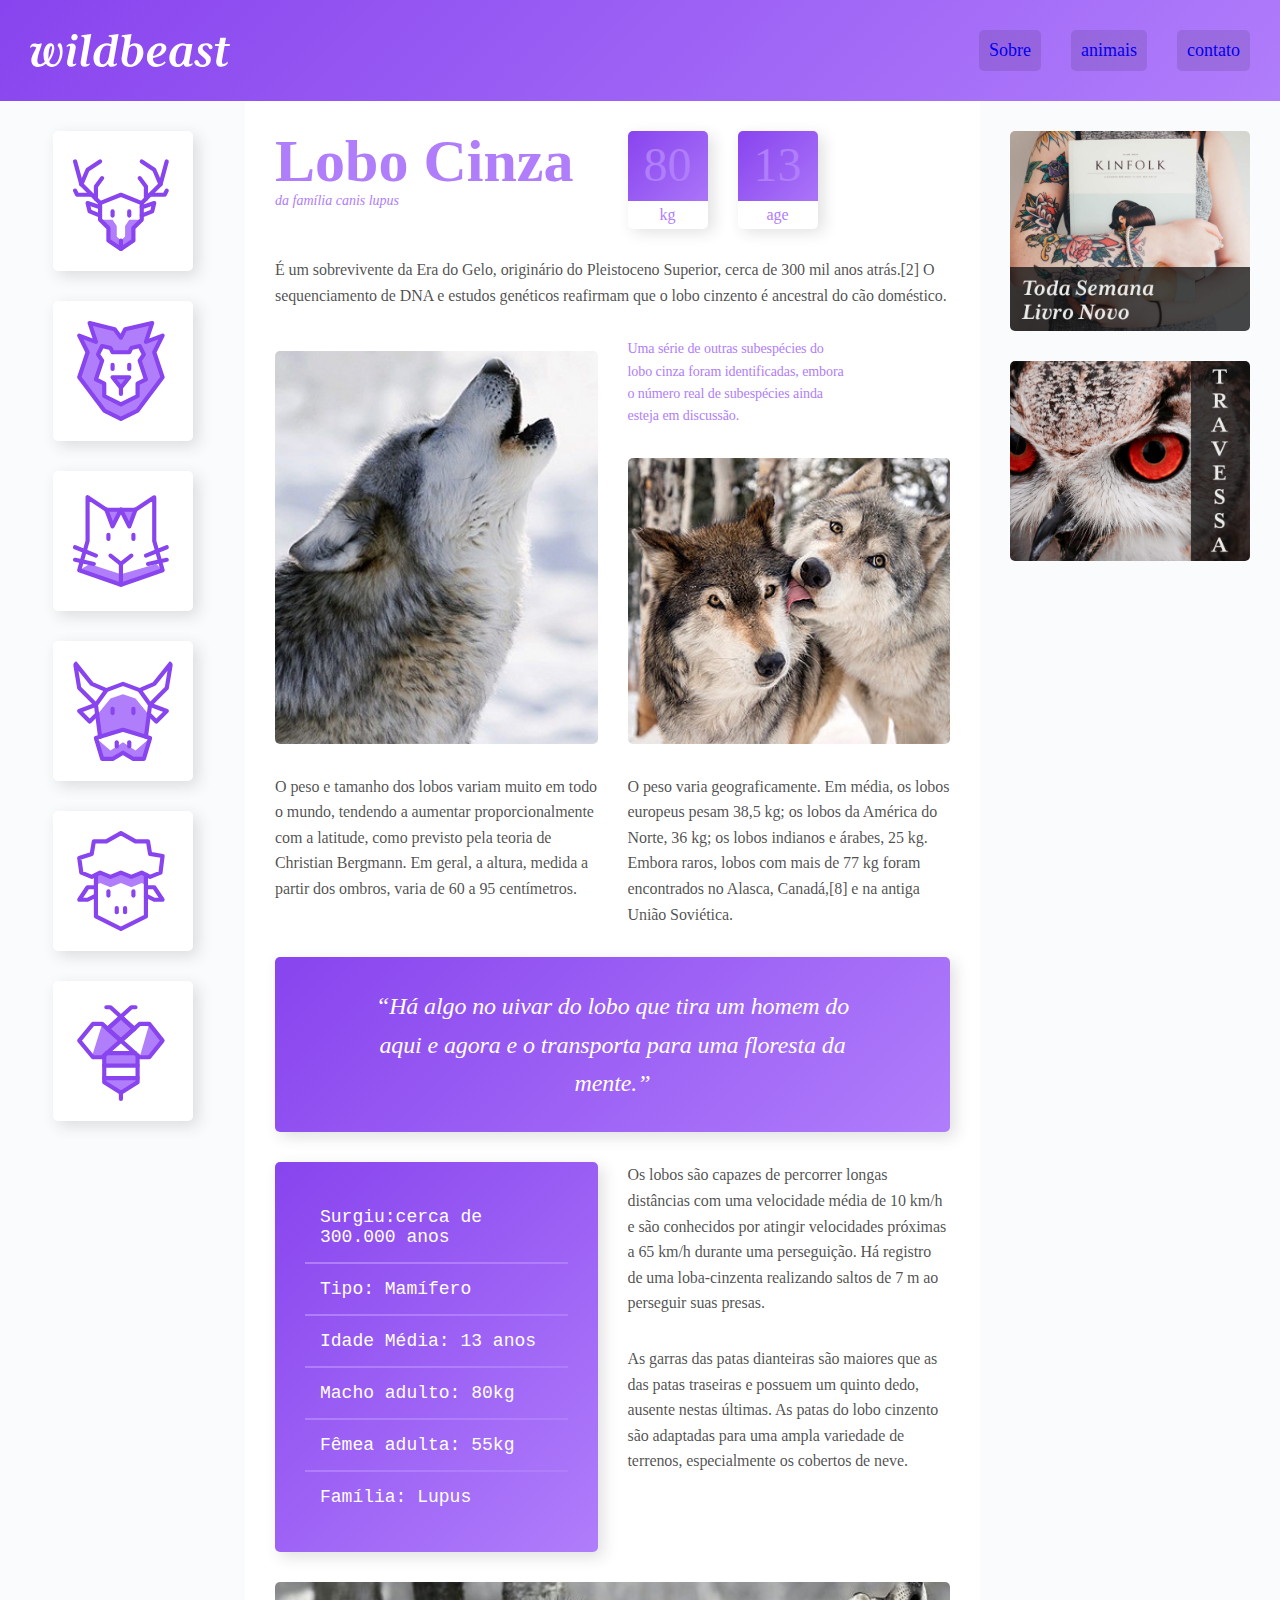
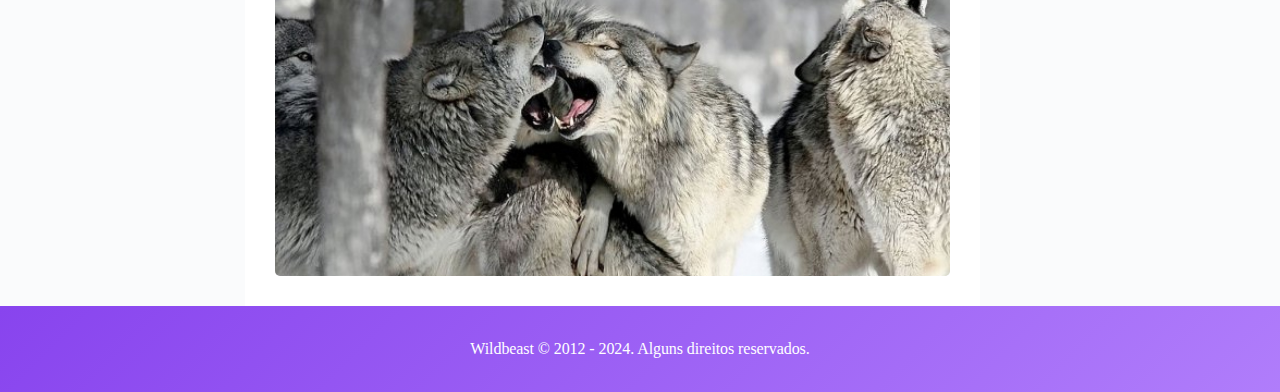
<file: index.html>
<!DOCTYPE html>
<html lang="pt-br">

<head>
  <meta charset="UTF-8">
  <meta name="viewport" content="width=device-width, initial-scale=1, shrink-to-fit=no ">
  <title>Wildbeast</title>
  <link rel="preconnect" href="https://fonts.googleapis.com">
  <link rel="preconnect" href="https://fonts.gstatic.com" crossorigin>
  <link href="https://fonts.googleapis.com/css2?family=Vollkorn:ital,wght@0,400..900;1,400..900&display=swap" rel="stylesheet">
  <link rel="stylesheet" href="./css/style.css">
</head>

<body>
  <div class="estrutura">
    <header class="header">
      <a href="#" class="logo"><img src="./img/wildbeast.svg" alt="wildbeast"></a>
      <nav>
        <ul>
          <li><a href="#">Sobre</a></li>
          <li><a href="#">animais</a></li>
          <li><a href="#">contato</a></li>
        </ul>
      </nav>
    </header>

    <nav class="sidenav">
      <ul>
        <li><a href="./animais/cervo.html"><img src="./img/icones/cervo.svg" alt="Cervo"></a></li>
        <li><a href="./animais/leao.html"><img src="./img/icones/leao.svg" alt="Leão"></a></li>
        <li><a href="#"><img src="./img/icones/gato.svg" alt="Gato"></a></li>
        <li><a href="#"><img src="./img/icones/vaca.svg" alt="Vaca"></a></li>
        <li><a href="#"><img src="./img/icones/ovelha.svg" alt="Ovelha"></a></li>
        <li><a href="#"><img src="./img/icones/abelha.svg" alt="Abelha"></a></li>
      </ul>
    </nav>

    <main class="content">
      <div class="titulo">
        <h1>Lobo Cinza</h1>
        <span>da família canis lupus</span>
      </div>

      <div class="caracteristicas">
        <div>
          <span class="numero">80</span>
          <span class="rotulo">kg</span>
        </div>
        <div>
          <span class="numero">13</span>
          <span class="rotulo">age</span>
        </div>
      </div>
      <p class="col-wide">É um sobrevivente da Era do Gelo, originário do Pleistoceno Superior, cerca de 300 mil anos atrás.[2] O sequenciamento de DNA e estudos genéticos reafirmam que o lobo cinzento é ancestral do cão doméstico. </p>

      <img class="imagem-1" src="./img/wolf1.jpg" alt="Wolf 1">

      <p class="destaque">Uma série de outras subespécies do lobo cinza foram identificadas, embora o número real de subespécies ainda esteja em discussão.</p>

      <img class="imagem-2" src="./img/wolf2.jpg" alt="Wolf 2">

      <p>O peso e tamanho dos lobos variam muito em todo o mundo, tendendo a aumentar proporcionalmente com a latitude, como previsto pela teoria de Christian Bergmann. Em geral, a altura, medida a partir dos ombros, varia de 60 a 95 centímetros.</p>

      <p>O peso varia geograficamente. Em média, os lobos europeus pesam 38,5 kg; os lobos da América do Norte, 36 kg; os lobos indianos e árabes, 25 kg. Embora raros, lobos com mais de 77 kg foram encontrados no Alasca, Canadá,[8] e na antiga União Soviética.</p>

      <blockquote class="citacao col-wide">
        <p>“Há algo no uivar do lobo que tira um homem do aqui e agora e o transporta para uma floresta da mente.”</p>
      </blockquote>

      <ul class="atributos">
        <li>Surgiu:cerca de 300.000 anos</li>
        <li>Tipo: Mamífero</li>
        <li>Idade Média: 13 anos</li>
        <li>Macho adulto: 80kg</li>
        <li>Fêmea adulta: 55kg</li>
        <li>Família: Lupus</li>
      </ul>

      <div class="informacoes">
        <p>Os lobos são capazes de percorrer longas distâncias com uma velocidade média de 10 km/h e são conhecidos por atingir velocidades próximas a 65 km/h durante uma perseguição. Há registro de uma loba-cinzenta realizando saltos de 7 m ao perseguir suas presas.</p>
        <p>As garras das patas dianteiras são maiores que as das patas traseiras e possuem um quinto dedo, ausente nestas últimas. As patas do lobo cinzento são adaptadas para uma ampla variedade de terrenos, especialmente os cobertos de neve.</p>
      </div>

      <img class="col-wide" src="./img/wolf3.jpg" alt="Wolf 3">
    </main>

    <aside class="anuncios">
      <div class="anuncio-item">
        <img src="./img/anuncio-1.jpg" alt="Anuncio 1">
      </div>

      <div class="anuncio--item">
        <img src="./img/anuncio-2.jpg" alt="Anuncio 2">
      </div>
    </aside>

    <footer class="footer">
      <p>Wildbeast © 2012 - 2024. Alguns direitos reservados.</p>
    </footer>

  </div>

</body>

</html>
</file>
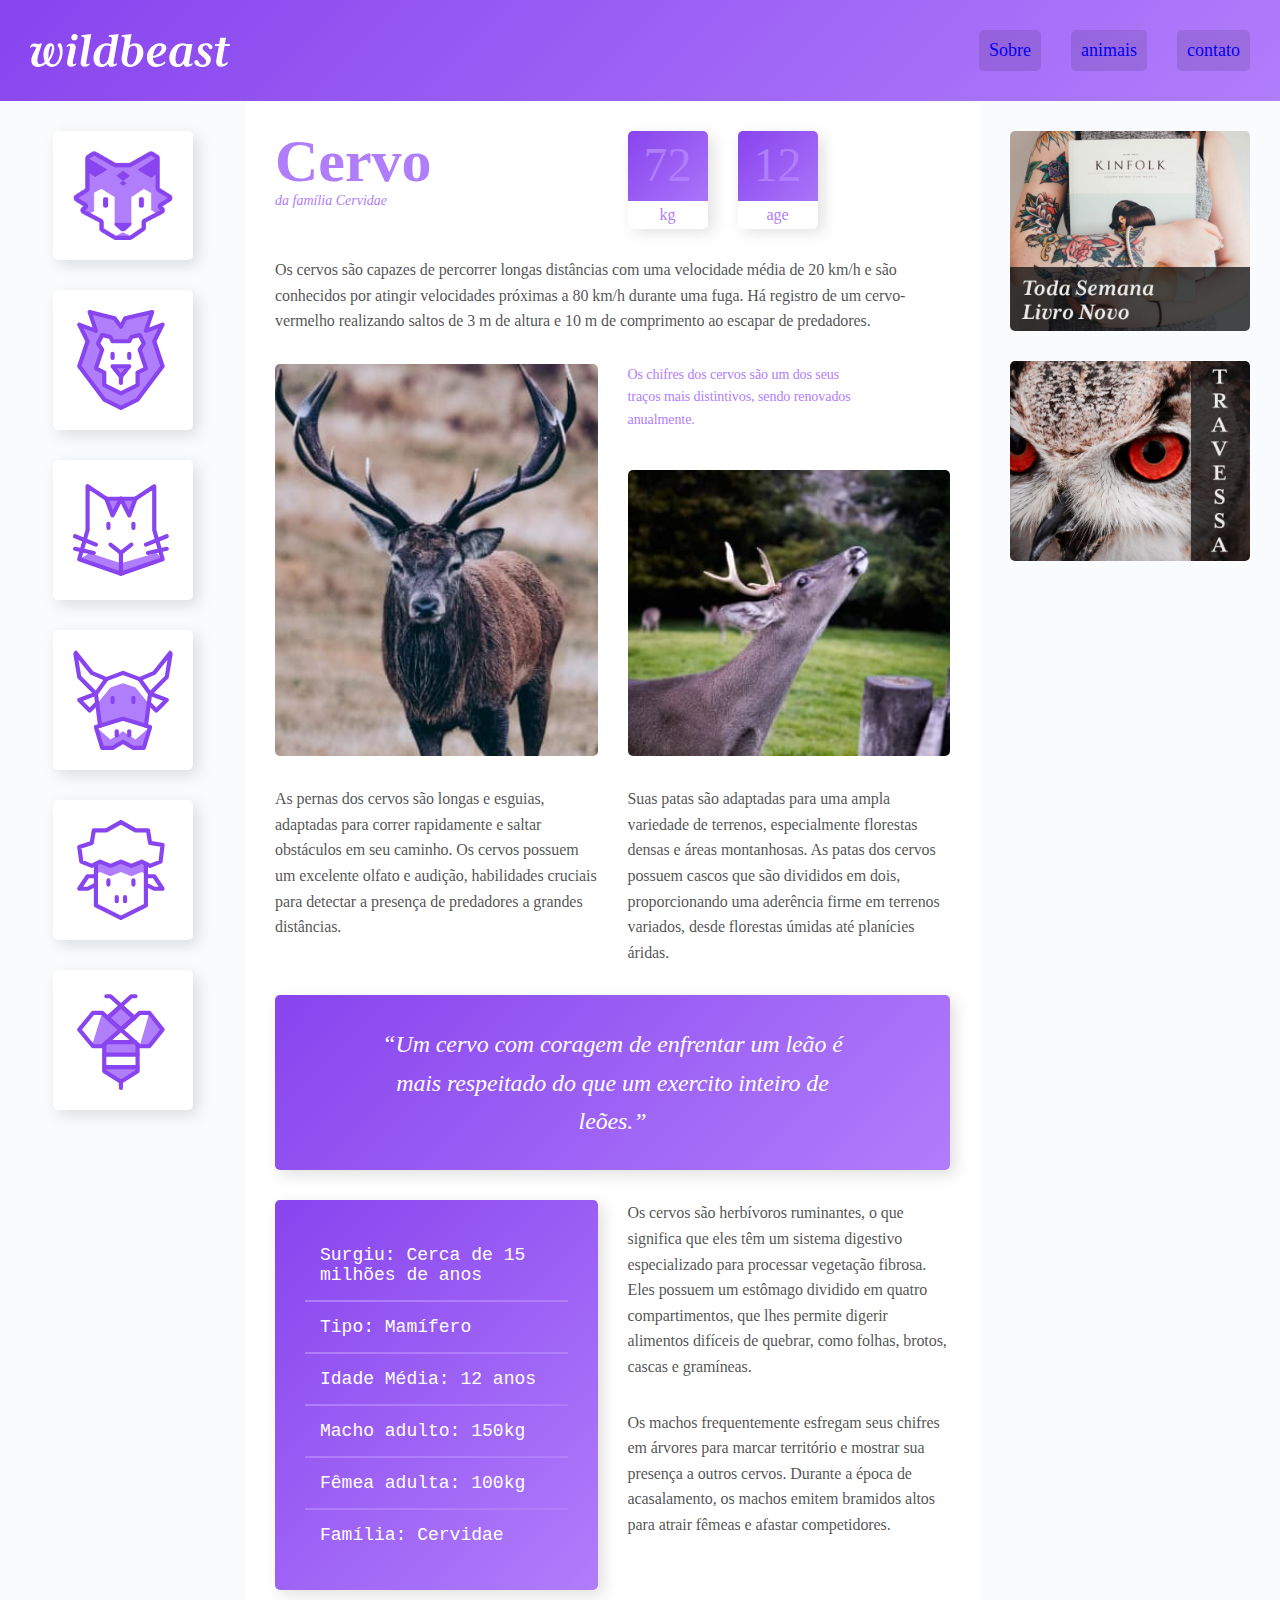
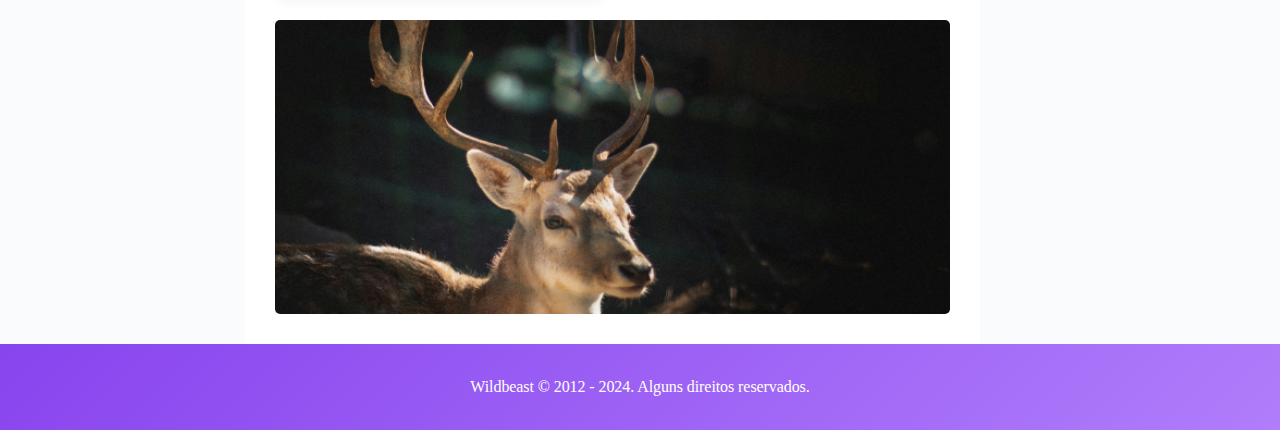
<file: animais/cervo.html>
<!DOCTYPE html>
<html lang="pt-br">

<head>
  <meta charset="UTF-8">
  <meta name="viewport" content="width=device-width, initial-scale=1, shrink-to-fit=no ">
  <title>Wildbeast</title>
  <link rel="preconnect" href="https://fonts.googleapis.com">
  <link rel="preconnect" href="https://fonts.gstatic.com" crossorigin>
  <link href="https://fonts.googleapis.com/css2?family=Vollkorn:ital,wght@0,400..900;1,400..900&display=swap" rel="stylesheet">
  <link rel="stylesheet" href="../css/style.css">
</head>

<body>
  <div class="estrutura">
    <header class="header">
      <a href="../index.html" class="logo"><img src="../img/wildbeast.svg" alt="wildbeast"></a>
      <nav>
        <ul>
          <li><a href="#">Sobre</a></li>
          <li><a href="#">animais</a></li>
          <li><a href="#">contato</a></li>
        </ul>
      </nav>
    </header>
    <nav class="sidenav">
      <ul>
        <li><a href="../index.html"><img src="../img/icones/lobo.svg" alt="lobo"></a></li>
        <li><a href="../animais/leao.html"><img src="../img/icones/leao.svg" alt="Leão"></a></li>
        <li><a href="#"><img src="../img/icones/gato.svg" alt="Gato"></a></li>
        <li><a href="#"><img src="../img/icones/vaca.svg" alt="Vaca"></a></li>
        <li><a href="#"><img src="../img/icones/ovelha.svg" alt="Ovelha"></a></li>
        <li><a href="#"><img src="../img/icones/abelha.svg" alt="Abelha"></a></li>
      </ul>
    </nav>
    <main class="content">
      <div class="titulo">
        <h1>Cervo</h1>
        <span>da família Cervidae</span>
      </div>
      <div class="caracteristicas">
        <div>
          <span class="numero">72</span>
          <span class="rotulo">kg</span>
        </div>
        <div>
          <span class="numero">12</span>
          <span class="rotulo">age</span>
        </div>
      </div>
      <p class="col-wide">Os cervos são capazes de percorrer longas distâncias com uma velocidade média de 20 km/h e são conhecidos por atingir velocidades próximas a 80 km/h durante uma fuga. Há registro de um cervo-vermelho realizando saltos de 3 m de altura e 10 m de comprimento ao escapar de predadores. </p>
      <img class="imagem-1" src="../img/cervo1 (1).jpg" alt="cervo 1">
      <p class="destaque">Os chifres dos cervos são um dos seus traços mais distintivos, sendo renovados anualmente. </p>
      <img class="imagem-2" src="../img/cervo2 (1).jpg" alt="Wolf 2">
      <p>As pernas dos cervos são longas e esguias, adaptadas para correr rapidamente e saltar obstáculos em seu caminho. Os cervos possuem um excelente olfato e audição, habilidades cruciais para detectar a presença de predadores a grandes distâncias.</p>
      <p>Suas patas são adaptadas para uma ampla variedade de terrenos, especialmente florestas densas e áreas montanhosas. As patas dos cervos possuem cascos que são divididos em dois, proporcionando uma aderência firme em terrenos variados, desde florestas úmidas até planícies áridas.</p>
      <blockquote class="citacao col-wide">
        <p>“Um cervo com coragem de enfrentar um leão é mais respeitado do que um exercito inteiro de leões.”</p>
      </blockquote>
      <ul class="atributos">
        <li>Surgiu: Cerca de 15 milhões de anos</li>
        <li>Tipo: Mamífero</li>
        <li>Idade Média: 12 anos</li>
        <li>Macho adulto: 150kg</li>
        <li>Fêmea adulta: 100kg</li>
        <li>Família: Cervidae</li>
      </ul>
      <div class="informacoes">
        <p>Os cervos são herbívoros ruminantes, o que significa que eles têm um sistema digestivo especializado para processar vegetação fibrosa. Eles possuem um estômago dividido em quatro compartimentos, que lhes permite digerir alimentos difíceis de quebrar, como folhas, brotos, cascas e gramíneas.</p>
        <p>Os machos frequentemente esfregam seus chifres em árvores para marcar território e mostrar sua presença a outros cervos. Durante a época de acasalamento, os machos emitem bramidos altos para atrair fêmeas e afastar competidores.</p>
      </div>
      <img class="col-wide" src="../img/cervo3.jpg" alt="Wolf 3">
    </main>
    <aside class="anuncios">
      <div class="anuncio-item">
        <img src="../img/anuncio-1.jpg" alt="Anuncio 1">
      </div>
      <div class="anuncio--item">
        <img src="../img/anuncio-2.jpg" alt="Anuncio 2">
      </div>
    </aside>
    <footer class="footer">
      <p>Wildbeast © 2012 - 2024. Alguns direitos reservados.</p>
    </footer>
  </div>
</body>

</html>
</file>
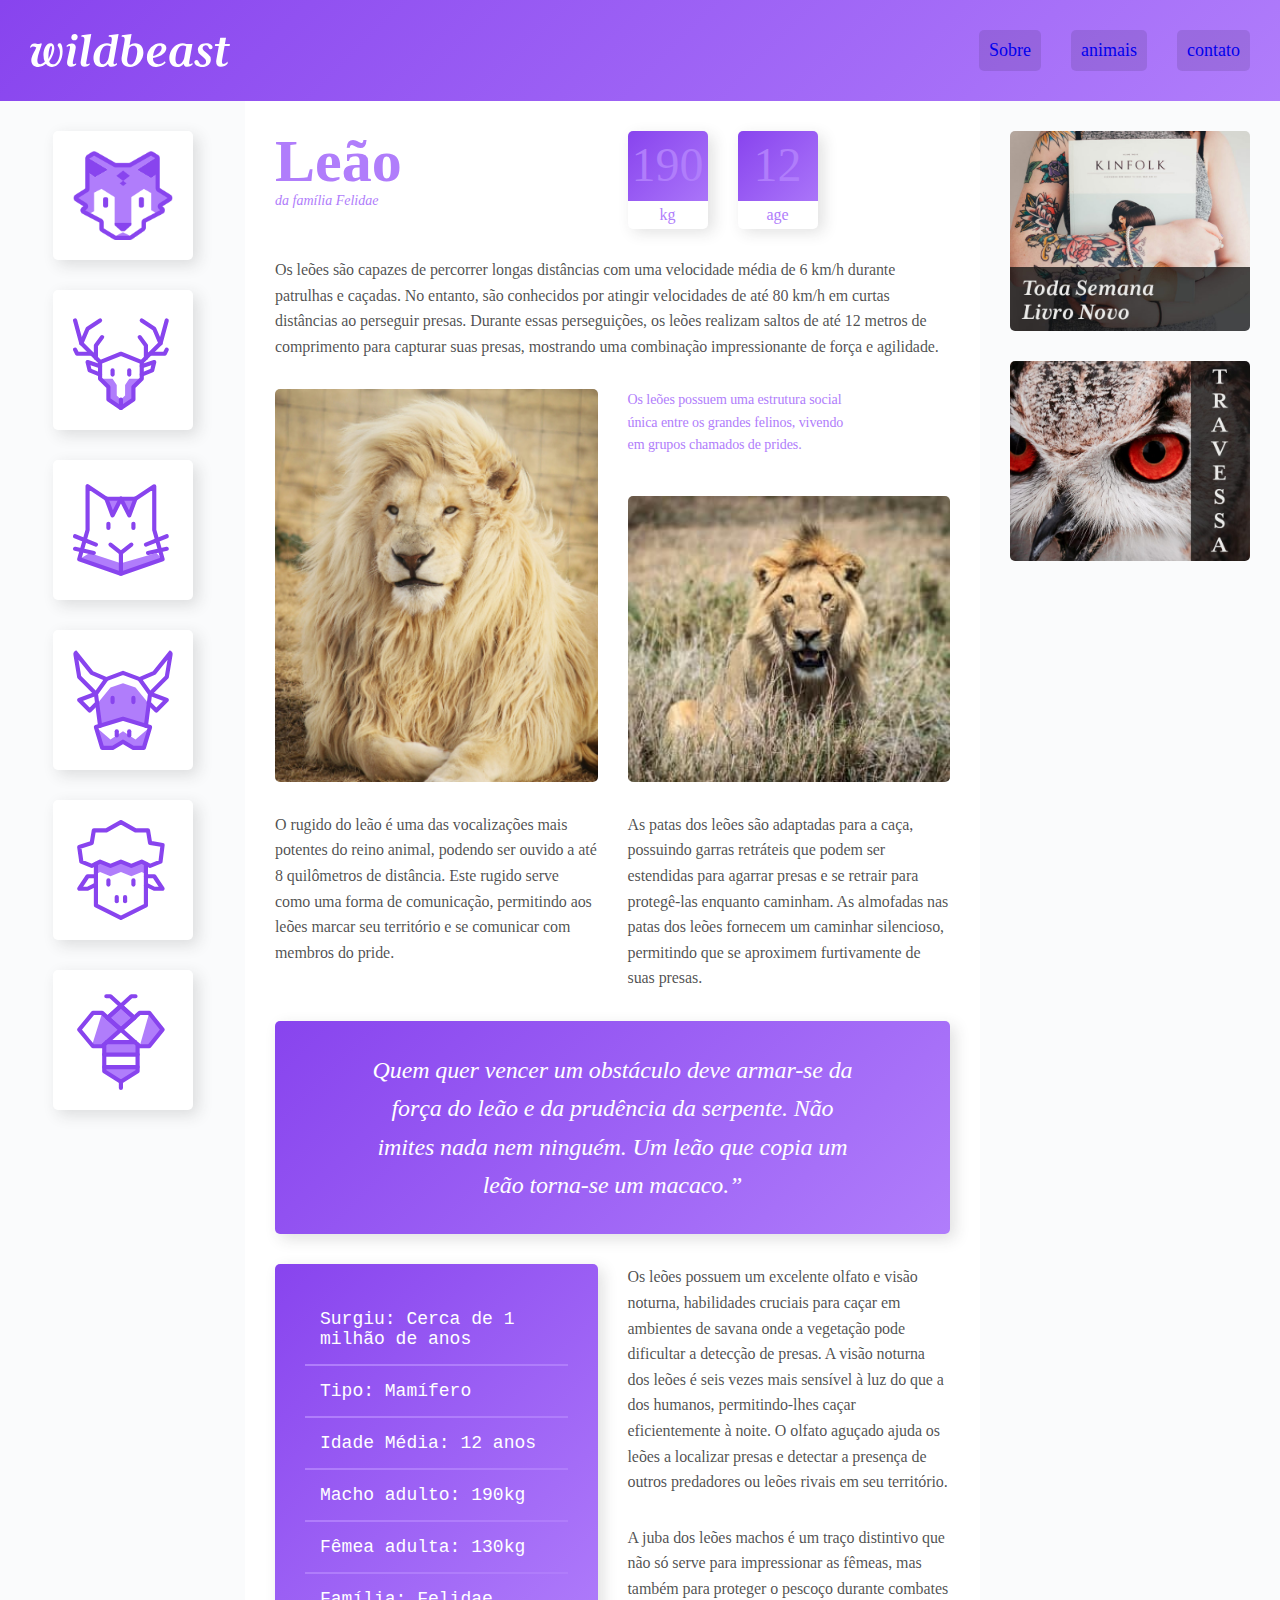
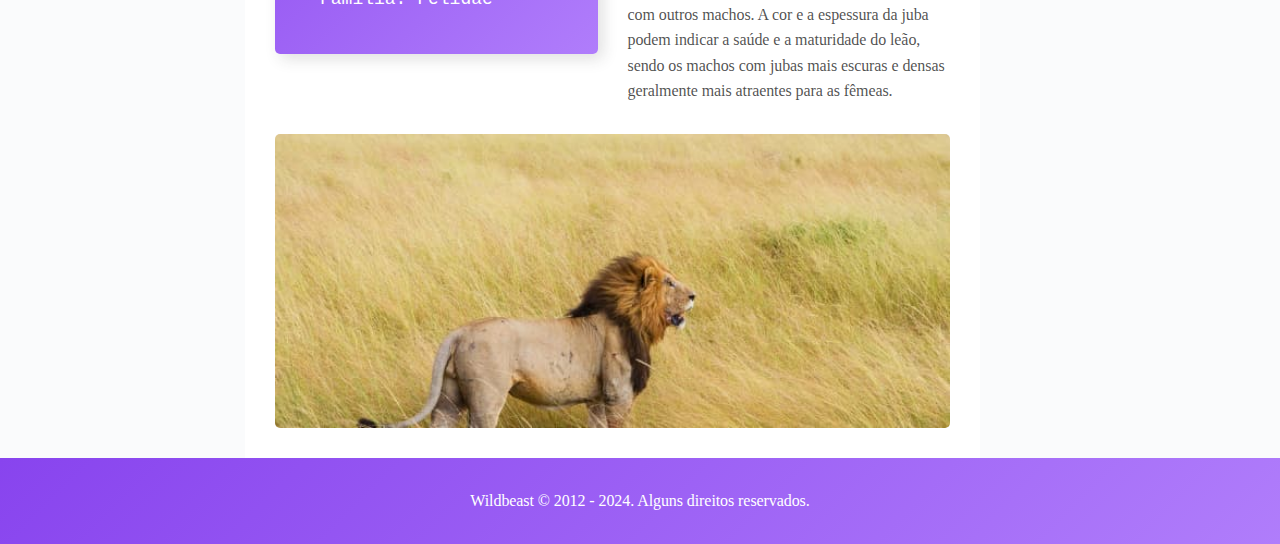
<file: animais/leao.html>
<!DOCTYPE html>
<html lang="pt-br">

<head>
  <meta charset="UTF-8">
  <meta name="viewport" content="width=device-width, initial-scale=1, shrink-to-fit=no ">
  <title>Wildbeast</title>
  <link rel="preconnect" href="https://fonts.googleapis.com">
  <link rel="preconnect" href="https://fonts.gstatic.com" crossorigin>
  <link href="https://fonts.googleapis.com/css2?family=Vollkorn:ital,wght@0,400..900;1,400..900&display=swap" rel="stylesheet">
  <link rel="stylesheet" href="../css/style.css">
</head>

<body>
  <div class="estrutura">
    <header class="header">
      <a href="../index.html" class="logo"><img src="../img/wildbeast.svg" alt="wildbeast"></a>
      <nav>
        <ul>
          <li><a href="#">Sobre</a></li>
          <li><a href="#">animais</a></li>
          <li><a href="#">contato</a></li>
        </ul>
      </nav>
    </header>
    <nav class="sidenav">
      <ul>
        <li><a href="../index.html"><img src="../img/icones/lobo.svg" alt=""></a></li>
        <li><a href="../animais/cervo.html"><img src="../img/icones/cervo.svg" alt="Cervo"></a></li>
        <li><a href="#"><img src="../img/icones/gato.svg" alt="Gato"></a></li>
        <li><a href="#"><img src="../img/icones/vaca.svg" alt="Vaca"></a></li>
        <li><a href="#"><img src="../img/icones/ovelha.svg" alt="Ovelha"></a></li>
        <li><a href="#"><img src="../img/icones/abelha.svg" alt="Abelha"></a></li>
      </ul>
    </nav>
    <main class="content">
      <div class="titulo">
        <h1>Leão</h1>
        <span>da família Felidae</span>
      </div>
      <div class="caracteristicas">
        <div>
          <span class="numero">190</span>
          <span class="rotulo">kg</span>
        </div>
        <div>
          <span class="numero">12</span>
          <span class="rotulo">age</span>
        </div>
      </div>
      <p class="col-wide">Os leões são capazes de percorrer longas distâncias com uma velocidade média de 6 km/h durante patrulhas e caçadas. No entanto, são conhecidos por atingir velocidades de até 80 km/h em curtas distâncias ao perseguir presas. Durante essas perseguições, os leões realizam saltos de até 12 metros de comprimento para capturar suas presas, mostrando uma combinação impressionante de força e agilidade. </p>
      <img class="imagem-1" src="../img/leao 1.jpg" alt="lion 1">
      <p class="destaque">Os leões possuem uma estrutura social única entre os grandes felinos, vivendo em grupos chamados de prides. </p>
      <img class="imagem-2" src="../img/leao 2.jpg" alt="lion 2">
      <p>O rugido do leão é uma das vocalizações mais potentes do reino animal, podendo ser ouvido a até 8 quilômetros de distância. Este rugido serve como uma forma de comunicação, permitindo aos leões marcar seu território e se comunicar com membros do pride.</p>
      <p>As patas dos leões são adaptadas para a caça, possuindo garras retráteis que podem ser estendidas para agarrar presas e se retrair para protegê-las enquanto caminham. As almofadas nas patas dos leões fornecem um caminhar silencioso, permitindo que se aproximem furtivamente de suas presas.</p>
      <blockquote class="citacao col-wide">
        <p>Quem quer vencer um obstáculo deve armar-se da força do leão e da prudência da serpente. Não imites nada nem ninguém. Um leão que copia um leão torna-se um macaco.”</p>
      </blockquote>
      <ul class="atributos">
        <li>Surgiu: Cerca de 1 milhão de anos</li>
        <li>Tipo: Mamífero</li>
        <li>Idade Média: 12 anos</li>
        <li>Macho adulto: 190kg</li>
        <li>Fêmea adulta: 130kg</li>
        <li>Família: Felidae</li>
      </ul>
      <div class="informacoes">
        <p>Os leões possuem um excelente olfato e visão noturna, habilidades cruciais para caçar em ambientes de savana onde a vegetação pode dificultar a detecção de presas. A visão noturna dos leões é seis vezes mais sensível à luz do que a dos humanos, permitindo-lhes caçar eficientemente à noite. O olfato aguçado ajuda os leões a localizar presas e detectar a presença de outros predadores ou leões rivais em seu território.</p>
        <p>A juba dos leões machos é um traço distintivo que não só serve para impressionar as fêmeas, mas também para proteger o pescoço durante combates com outros machos. A cor e a espessura da juba podem indicar a saúde e a maturidade do leão, sendo os machos com jubas mais escuras e densas geralmente mais atraentes para as fêmeas.</p>
      </div>
      <img class="col-wide" src="../img/leao 3.jpg" alt="lion 3">
    </main>
    <aside class="anuncios">
      <div class="anuncio-item">
        <img src="../img/anuncio-1.jpg" alt="Anuncio 1">
      </div>
      <div class="anuncio--item">
        <img src="../img/anuncio-2.jpg" alt="Anuncio 2">
      </div>
    </aside>
    <footer class="footer">
      <p>Wildbeast © 2012 - 2024. Alguns direitos reservados.</p>
    </footer>
  </div>
</body>

</html>
</file>
<file: css/style.css>
body,
p,
h1,
ul,
li,
blockquote {
  padding: 0px;
  margin: 0px;
}

body {
  font-family: "Volkorn", Georgia, serif;
}

li {
  list-style: none;
}

a {
  text-decoration: none;
}

img {
  display: block;
  width: 100%;
  border-radius: 5px;
}

/* GRID GERAL */
.estrutura {
  display: grid;
  grid-template-columns: minmax(160px, 1fr) 3fr 300px;
  grid-template-areas:
    "header header header"
    "sidenav content anuncios"
    "footer footer footer";
}

@media (max-width: 1200px) {
  .estrutura {
    grid-template-areas:
      "header header header"
      "sidenav content content"
      "sindenav anuncios anuncios"
      "footer footer footer";
  }
}
@media (max-width: 760px) {
  .estrutura {
    grid-template-columns: 100%;
    grid-template-areas:
      "header"
      "sidenav"
      "content"
      "anuncios"
      "footer";
  }
}

/* header */
.header {
  grid-area: header;
  background: linear-gradient(135deg, #8844ee, #b07dfb);
  padding: 30px;
  display: grid;
  grid-template-columns: 1fr auto;
  align-items: center;
}

.logo {
  max-width: 200px;
}

.header nav ul {
  display: flex;
  flex-wrap: wrap;
}

.header nav a {
  display: block;
  padding: 10px;
  font-size: 1.125em;
  background: rgba(0, 0, 0, 0.1);
  border-radius: 5px;
  transition: 0.1s;
}

.header nav a:hover {
  background: rgba(0, 0, 0, 0.5);
  color: #fff;
}

.header li + li {
  margin-left: 30px;
}

@media (max-width: 760px) {
  .header {
    grid-template-columns: auto;
  }
  .logo {
    margin-bottom: 20px;
  }
  .header nav a {
    font-size: 1em;
  }
  .header li + li {
    margin-left: 10px;
  }
}

/* SIDENAV */
.sidenav {
  grid-area: sidenav;
  background: #fafbfc;
  padding: 30px;
}

.sidenav li a {
  display: block;
  min-width: 60px;
  max-width: 100px;
  margin: 0 auto 30px auto;
  background: #fff;
  padding: 20px;
  border-radius: 5px;
  box-shadow: 5px 5px 15px 0px rgba(44, 44, 44, 0.15);
  transition: 0.1s ease-out;
}

.sidenav li a:hover {
  background: #b07dfb;
}
@keyframes seta {
  from {
    right: 30px;
  }
  to {
    right: 20px;
  }
}
@media (max-width: 760px) {
  .sidenav {
    position: relative;
    overflow-x: auto;
  }
  .sidenav::after {
    content: "➡";
    position: absolute;
    top: 5px;
    right: 30px;
    color: rgba(0, 0, 0, 0.3);
    animation: seta 0.5s ease-in 0s infinite alternate;
  }
  .sidenav ul {
    display: flex;
  }
  .sidenav ul li {
    flex: 1 0 60px;
  }
  .sidenav {
    padding: 0 30px;
  }
  .sidenav li a {
    margin: 30px 30px 30px 0;
  }
}

/* CONTENT */
.content {
  grid-area: content;
  max-width: 900px;
  margin: 0 auto;
  padding: 30px;
  display: grid;
  grid-template-columns: 1fr 1fr;
  gap: 30px;
}

@media (max-width: 600px) {
  .content {
    grid-template-columns: auto;
  }
}

.col-wide {
  grid-column: 1/-1;
}

.imagem-1 {
  grid-row: span 2;
  align-self: end;
}

.imagem-2 {
  align-self: end;
}

/* ESTILOS CONTENT  */
P {
  font: size 1.2em;
  line-height: 1.6;
  letter-spacing: -0.005em;
  color: rgba(0, 0, 0, 0.7);
}

.informacoes p + p {
  margin-top: 30px;
}

/* TITULO */
.titulo {
  color: #b07dfb;
}

.titulo h1 {
  font-size: 3.75em;
  line-height: 1;
  font-weight: 700;
}

.titulo span {
  font-size: 0.875em;
  font-style: italic;
}

/* CARACTERISTICA */
.caracteristicas {
  display: flex;
  align-items: flex-start;
}

.caracteristicas > div {
  width: 80px;
  text-align: center;
  background: linear-gradient(135deg, #8844ee, #b07dfb);
  border-radius: 5px;
  box-shadow: 5px 5px 15px 0px rgba(44, 44, 44, 0.15);
  position: relative;
}

.caracteristicas > div:first-child {
  margin-right: 30px;
}

.caracteristicas span {
  display: block;
  border-radius: 0 0 5px 5px;
  color: #b07dfb;
}

.numero {
  color: #b07dfb;
  font-size: 3em;
  line-height: 1;
  margin: 10px auto;
}

.rotulo {
  background: #fff;
  border-radius: 0 0 5px 5px;
  padding: 5px 0;
  position: relative;
  top: 2px;
}

.destaque {
  font-size: 0.875em;
  color: #b07dfb;
  max-width: 16em;
}

.citacao,
.atributos {
  align-self: start;
  padding: 30px;
  border-radius: 5px;
  box-shadow: 5px 5px 15px 0px rgba(44, 44, 44, 0.15);
  background: linear-gradient(135deg, #8844ee, #b07dfb);
}

.citacao p {
  font-size: 1.5em;
  font-style: italic;
  text-align: center;
  color: #fff;
  max-width: 500px;
  margin: 0 auto;
}

.atributos li {
  font-size: 1.125em;
  color: #fff;
  font-family: Courier, monospace;
  padding: 15px;
}

.atributos li + li {
  border-top: 2px solid #b07dfb;
}

/* ANUNCIOS */
.anuncios {
  grid-area: anuncios;
  background: #fafbfc;
  display: grid;
  align-content: start;
  padding: 30px;
  gap: 30px;
  grid-template-columns: repeat(auto-fit, minmax(150px, 1fr));
}

/* FOOTER */
.footer {
  grid-area: footer;
  background: linear-gradient(135deg, #8844ee, #b07dfb);
}

.footer p {
  color: #fff;
  text-align: center;
  padding: 30px;
}
</file>
